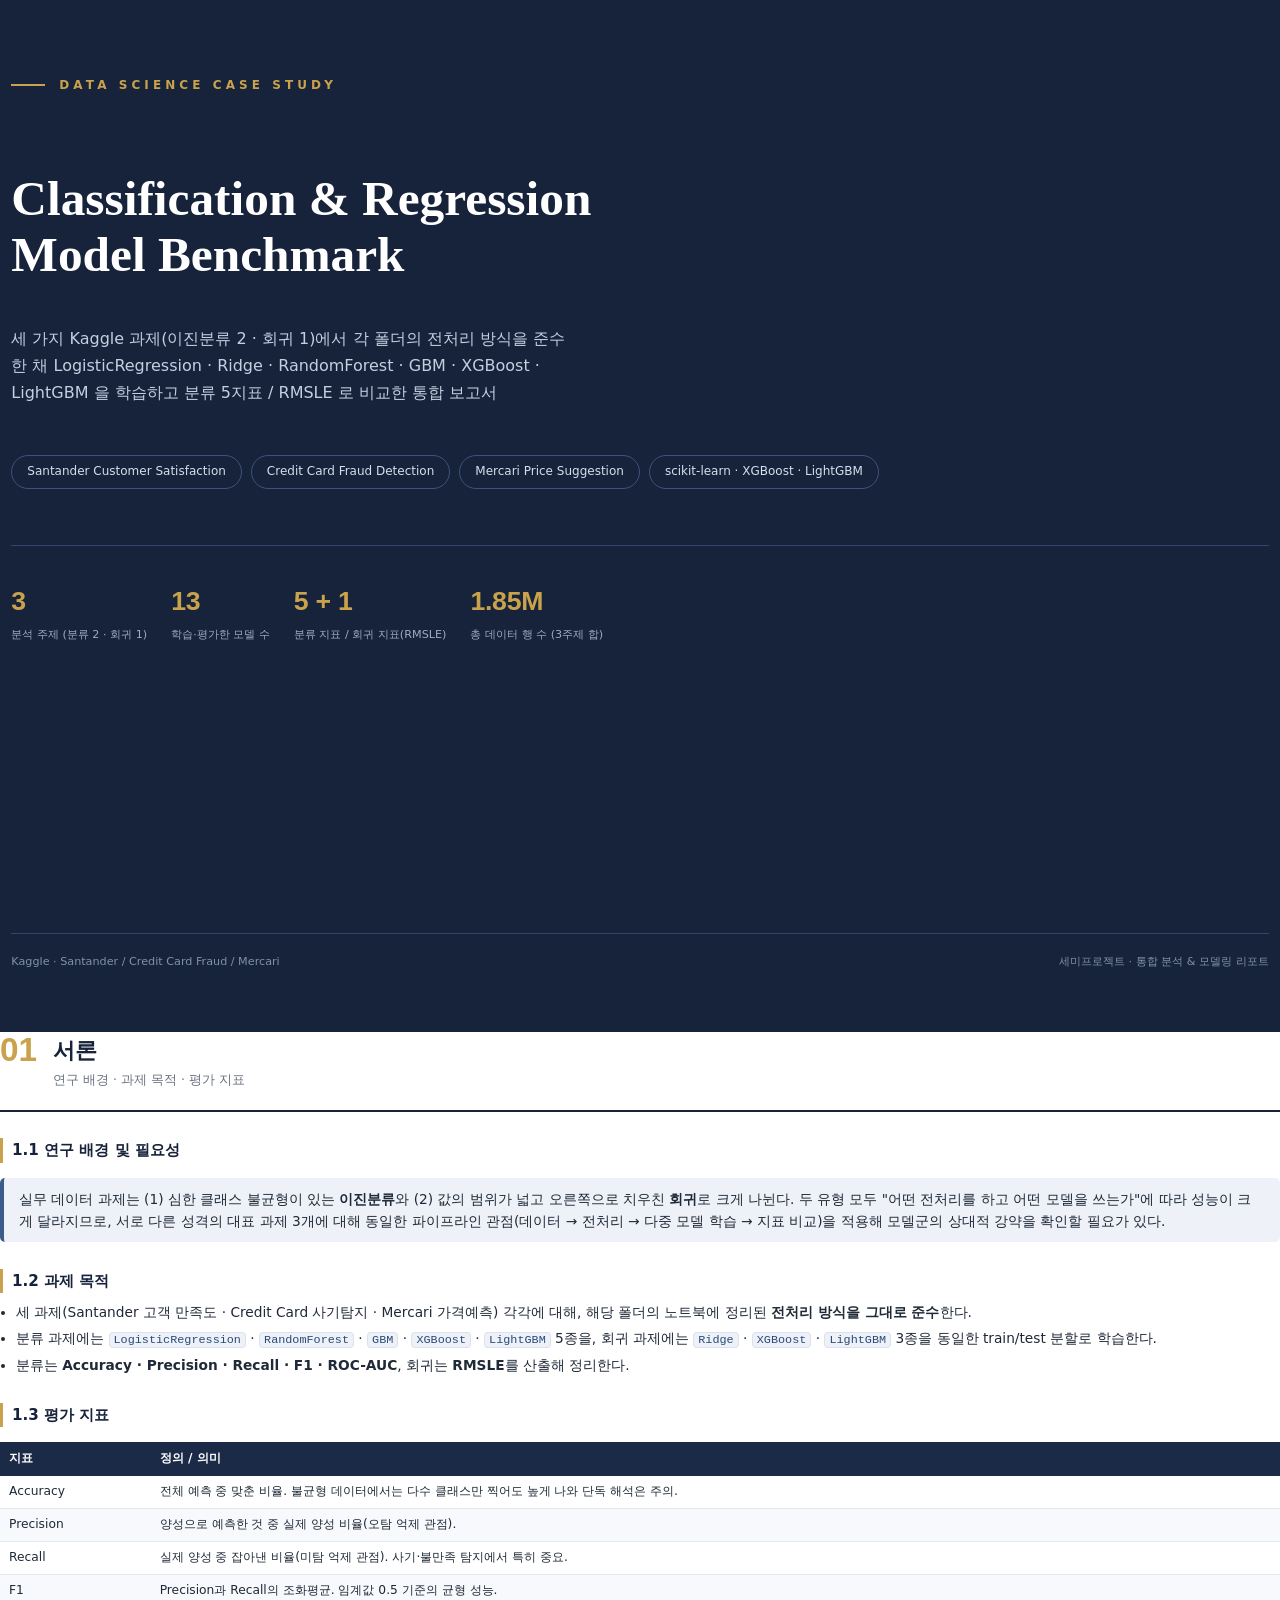
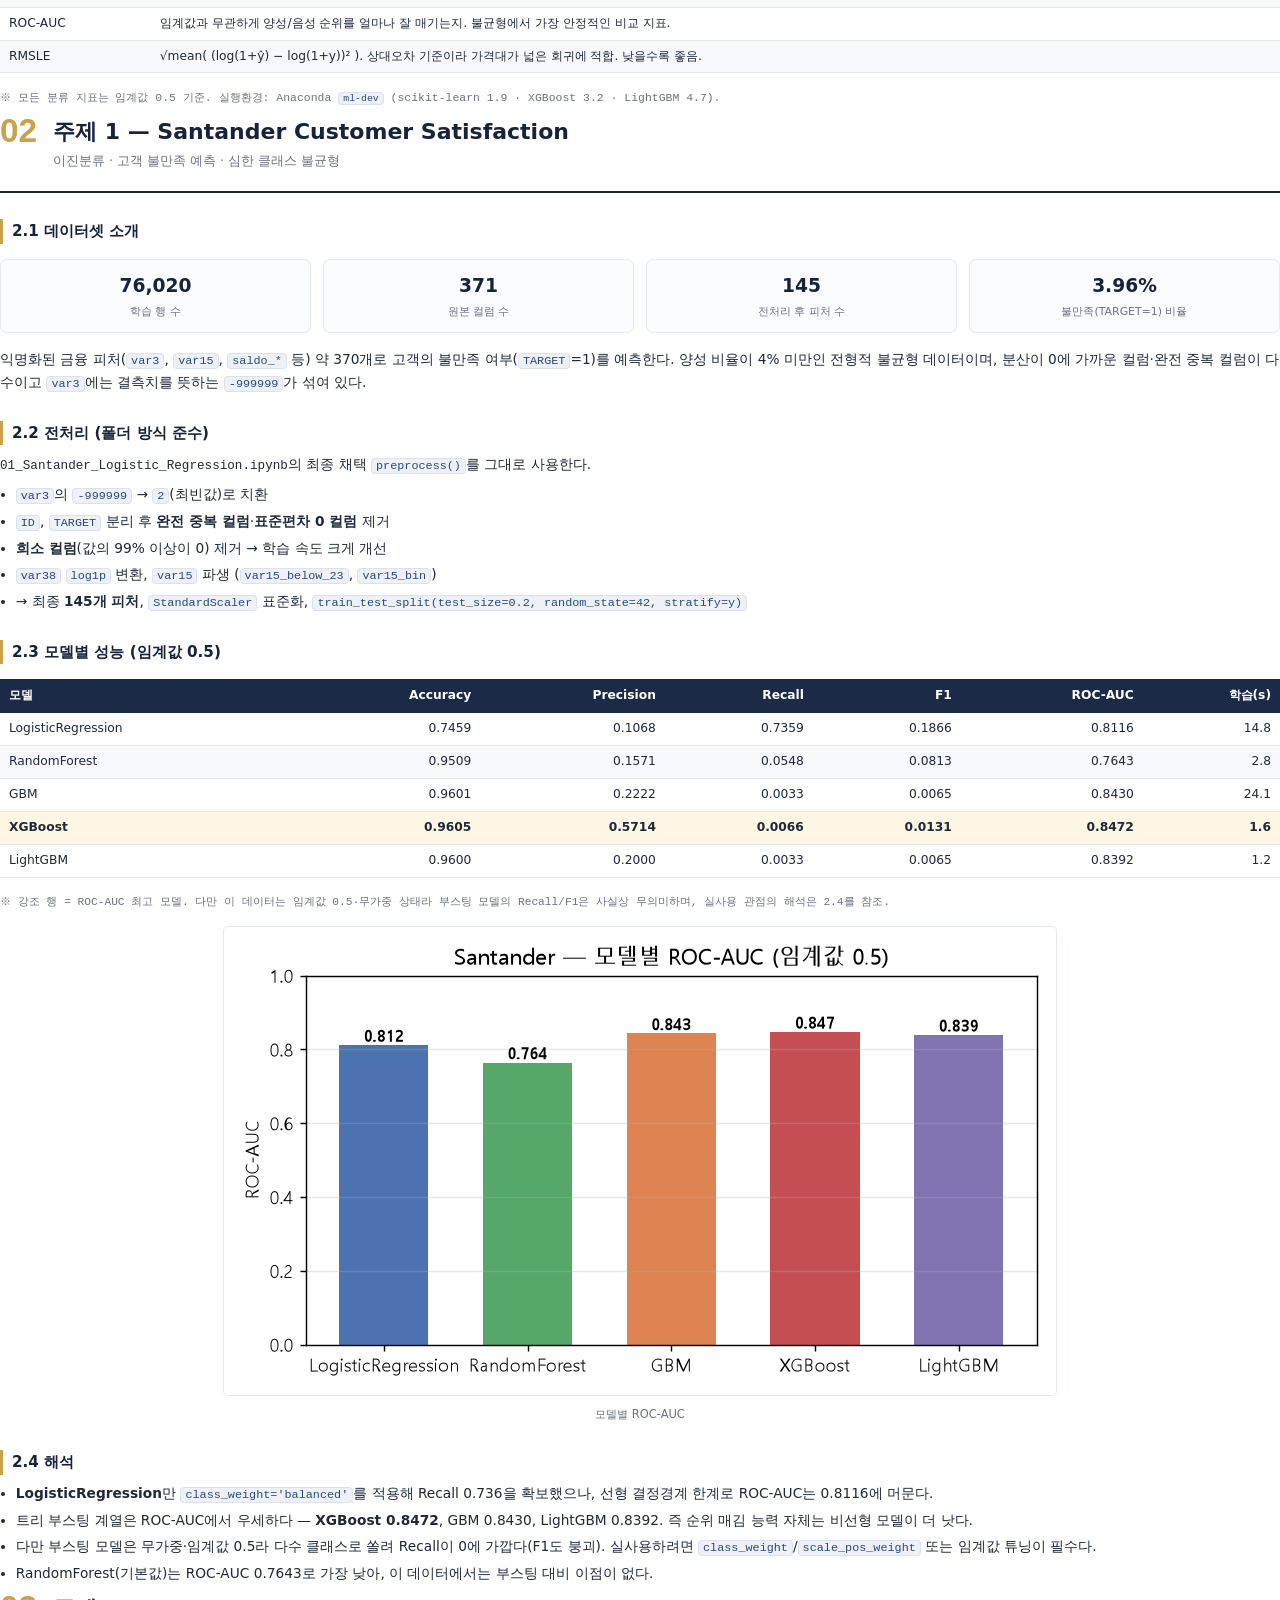
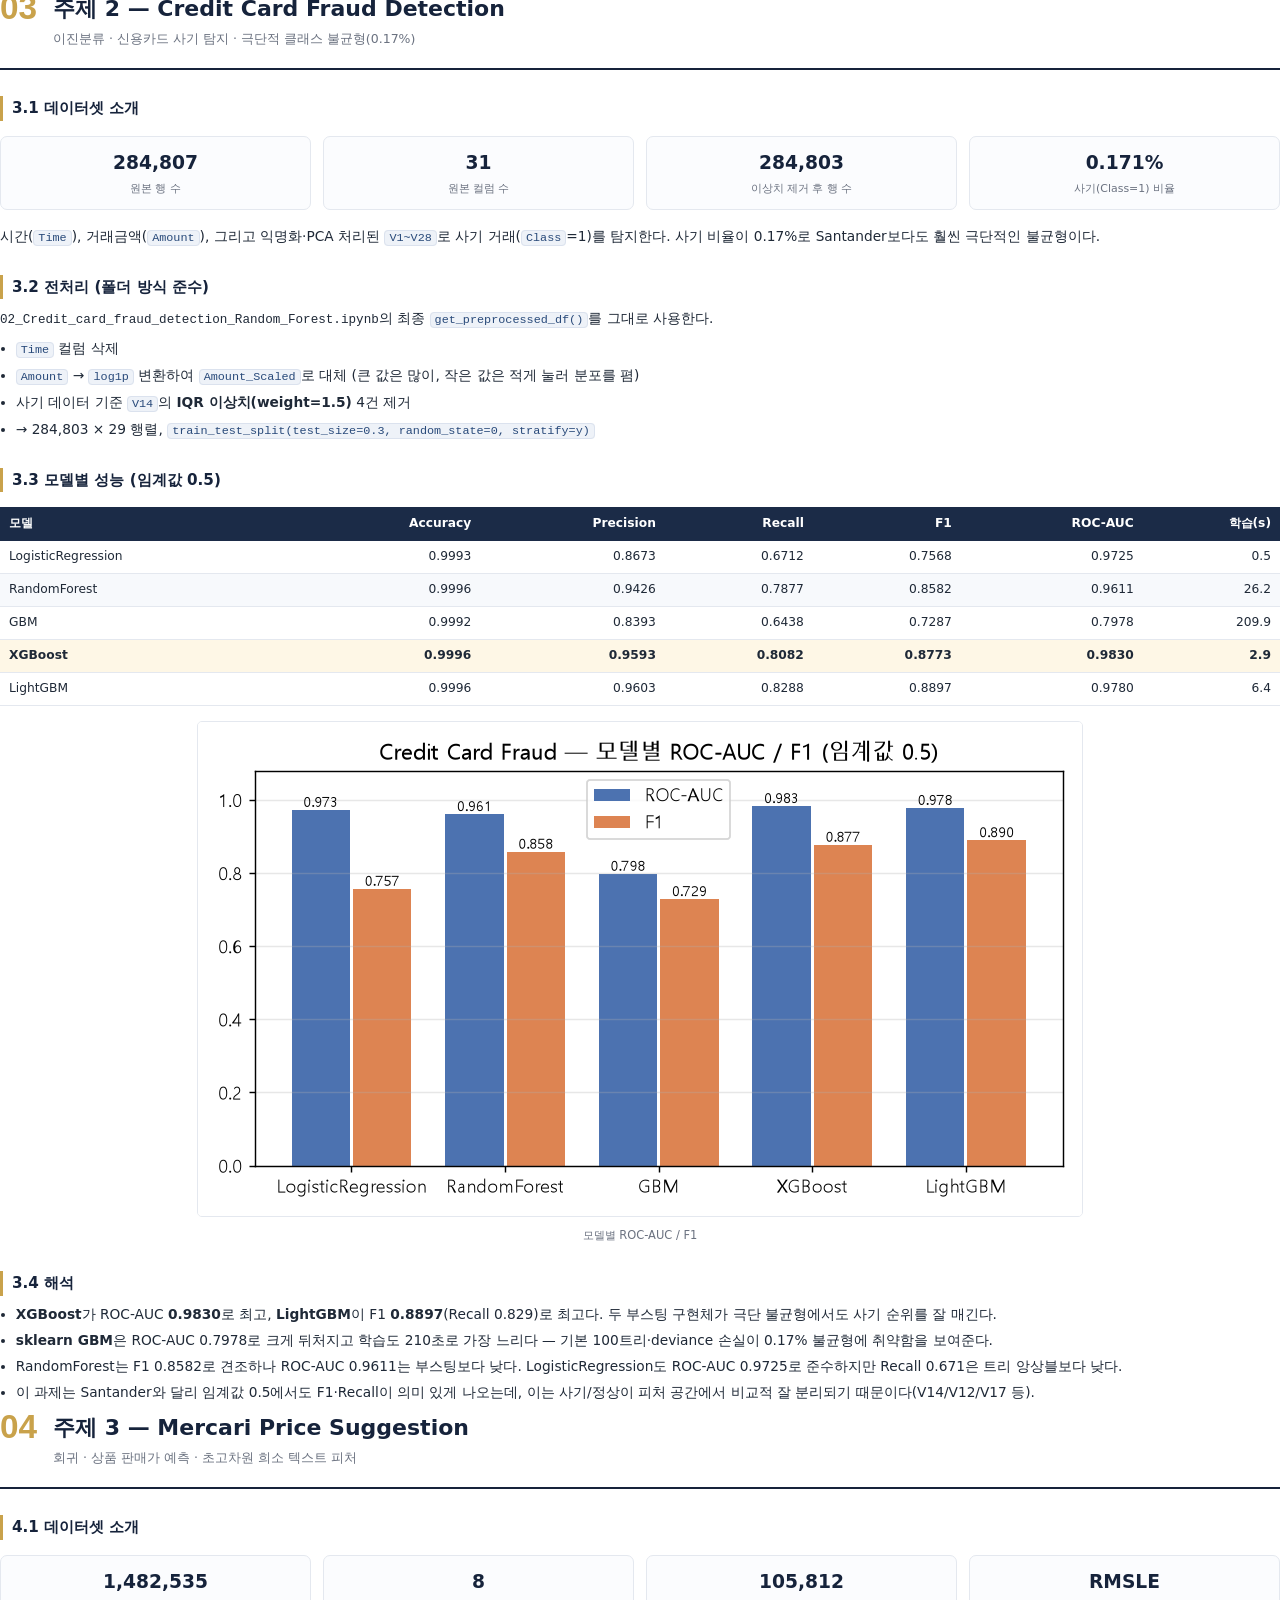
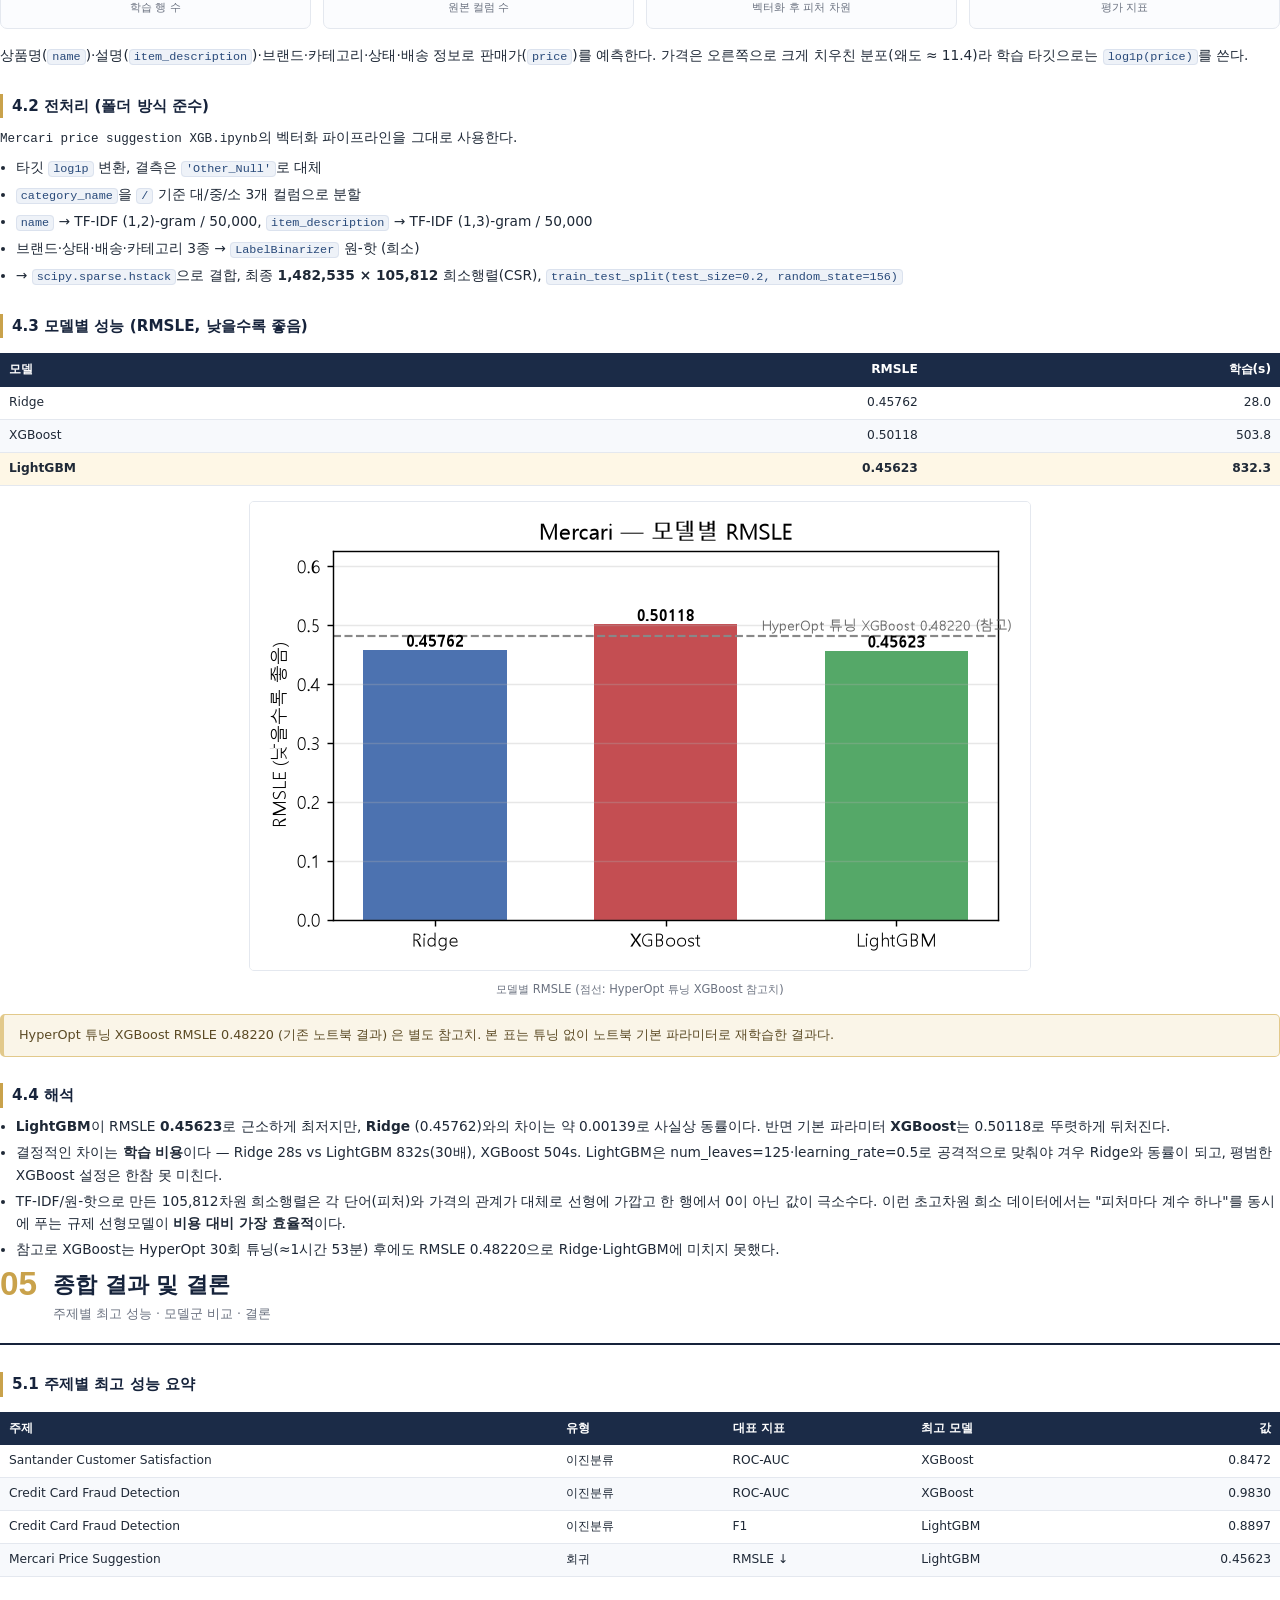
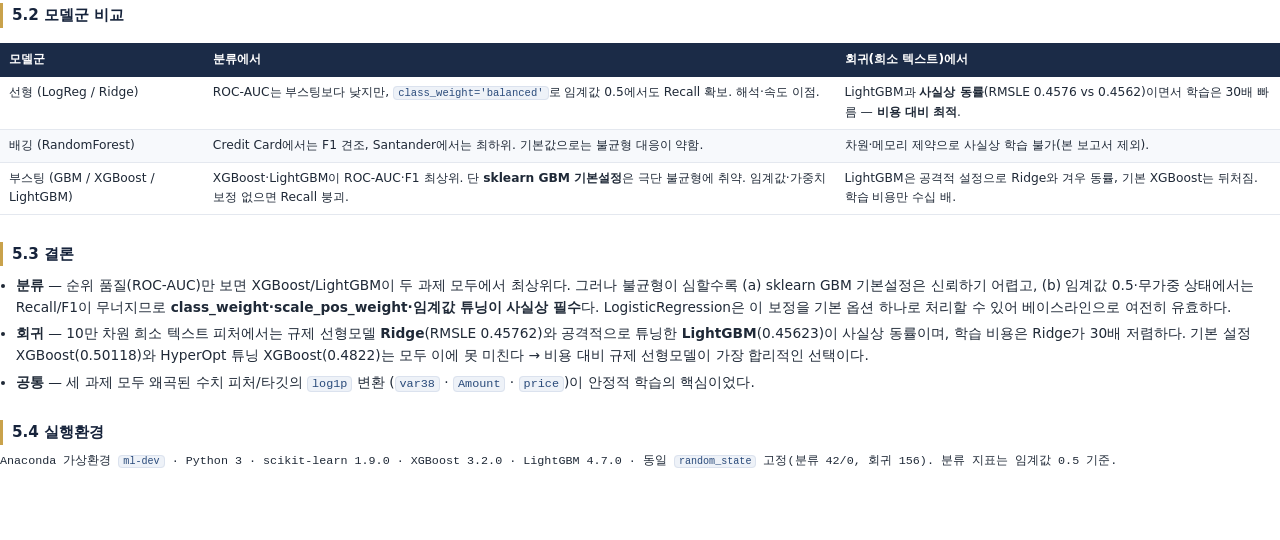
<file: 안성준/new/report/Semi_Project_통합분석보고서.html>
<!DOCTYPE html><html lang="ko"><head><meta charset="utf-8">
<title>세미프로젝트 통합 분석 보고서 — 분류·회귀 모델 비교</title>
<style>
:root{
  --navy:#16233b; --navy2:#1b2b47; --ink:#1f2937; --muted:#6b7280;
  --faint:#8a94a3; --gold:#c9a24b; --line:#e4e8ef;
  --callout-bg:#eef2f8; --callout-br:#3b5b8c;
  --note-bg:#faf5e8; --note-br:#e2c98b; --code-bg:#0f1a2e;
}
*{box-sizing:border-box;}
@page{ size:A4; margin:24mm 17mm 20mm; }
html,body{margin:0;padding:0;}
body{font-family:"Malgun Gothic","맑은 고딕","Segoe UI",system-ui,sans-serif;
  color:var(--ink);font-size:10.3pt;line-height:1.62;-webkit-print-color-adjust:exact;print-color-adjust:exact;}
p{margin:.5em 0;} strong{font-weight:700;}
code,.mono{font-family:"Consolas","D2Coding",monospace;font-size:.92em;}
.kw{background:#eef2f8;border:1px solid #dbe2ee;border-radius:4px;padding:0 4px;
  font-family:"Consolas",monospace;font-size:.86em;color:#294a7a;}

.cover{position:relative;z-index:50;background:var(--navy);color:#fff;
  margin:-24mm -17mm 0 -17mm;padding:44mm 20mm 22mm 20mm;min-height:297mm;break-after:page;overflow:hidden;}
.cover .kicker{font-size:9pt;letter-spacing:.34em;color:var(--gold);font-weight:700;
  text-transform:uppercase;display:flex;align-items:center;gap:14px;}
.cover .kicker::before{content:"";width:34px;height:2px;background:var(--gold);display:inline-block;}
.cover h1{font-family:Georgia,"Times New Roman",serif;font-weight:700;font-size:37pt;line-height:1.14;margin:20mm 0 0 0;}
.cover .sub{margin-top:11mm;font-size:12pt;line-height:1.7;color:#c4cfe0;max-width:150mm;}
.cover .pills{margin-top:13mm;display:flex;flex-wrap:wrap;gap:9px;}
.cover .pill{border:1px solid #40527a;border-radius:999px;padding:6px 15px;font-size:9pt;color:#d6deec;}
.cover hr{border:0;border-top:1px solid #33456b;margin:15mm 0 9mm 0;}
.cover .kpis{display:flex;gap:24px;flex-wrap:wrap;}
.cover .kpi .v{font-family:"Segoe UI",Arial,sans-serif;font-size:20pt;font-weight:800;color:var(--gold);
  letter-spacing:-.01em;font-feature-settings:"lnum" 1;}
.cover .kpi .l{font-size:8.4pt;color:#9fabc2;margin-top:2px;}
.cover .foot{position:absolute;left:20mm;right:20mm;bottom:16mm;display:flex;justify-content:space-between;
  font-size:8.4pt;color:#8091ac;border-top:1px solid #33456b;padding-top:5mm;}

.sec{break-before:page;}
.sec:first-of-type{break-before:auto;}
.sechead{display:flex;gap:16px;align-items:flex-start;margin:0 0 7mm 0;padding-bottom:5mm;
  border-bottom:2px solid var(--navy);break-after:avoid;}
.sechead .num{font-family:"Segoe UI",Arial,sans-serif;font-size:25pt;font-weight:800;color:var(--gold);
  line-height:1.05;font-feature-settings:"lnum" 1;}
.sechead h2{font-size:16.5pt;font-weight:800;margin:1px 0 2px 0;color:var(--navy);}
.sechead .cap{font-size:9.4pt;color:var(--muted);margin:0;}

h3{font-size:11.4pt;font-weight:800;color:var(--navy);margin:7mm 0 2mm 0;
  padding-left:9px;border-left:3px solid var(--gold);break-after:avoid;}
h4{font-size:10.4pt;font-weight:700;color:#33456b;margin:5mm 0 1mm 0;break-after:avoid;}
figure,.cards,.note,.callout{break-inside:avoid;} tr{break-inside:avoid;}
thead{display:table-header-group;}

.callout{background:var(--callout-bg);border-left:4px solid var(--callout-br);border-radius:5px;padding:10px 15px;margin:4mm 0;}
.note{background:var(--note-bg);border:1px solid var(--note-br);border-left:4px solid var(--note-br);
  border-radius:5px;padding:10px 15px;margin:4mm 0;font-size:9.6pt;color:#5b4a24;}

table{width:100%;border-collapse:collapse;margin:4mm 0;font-size:9.2pt;}
thead th{background:var(--navy2);color:#fff;text-align:left;padding:7px 9px;font-weight:700;}
tbody td{padding:6px 9px;border-bottom:1px solid var(--line);vertical-align:top;}
tbody tr:nth-child(even){background:#f7f9fc;}
td.num,th.num{text-align:right;font-variant-numeric:tabular-nums;}
tr.best td{background:#fef7e6 !important;font-weight:700;}

figure{margin:4mm 0;text-align:center;}
figure img{max-width:100%;border:1px solid var(--line);border-radius:5px;}
figcaption{font-size:8.6pt;color:var(--muted);margin-top:3px;}

.cards{display:flex;gap:12px;margin:4mm 0;}
.card{flex:1;border:1px solid var(--line);border-radius:7px;padding:11px 12px;text-align:center;background:#fbfcfe;}
.card .v{font-size:14pt;font-weight:800;color:var(--navy);}
.card .l{font-size:8.2pt;color:var(--muted);margin-top:2px;}

ul{margin:.4em 0;padding-left:1.15em;} li{margin:.28em 0;}
</style></head><body>

<div class="cover">
  <div class="kicker">DATA SCIENCE CASE STUDY</div>
  <h1>Classification &amp; Regression<br>Model Benchmark</h1>
  <div class="sub">세 가지 Kaggle 과제(이진분류 2 · 회귀 1)에서 각 폴더의 전처리 방식을 준수한 채
     LogisticRegression · Ridge · RandomForest · GBM · XGBoost · LightGBM 을 학습하고
     분류 5지표 / RMSLE 로 비교한 통합 보고서</div>
  <div class="pills">
    <span class="pill">Santander Customer Satisfaction</span>
    <span class="pill">Credit Card Fraud Detection</span>
    <span class="pill">Mercari Price Suggestion</span>
    <span class="pill">scikit-learn · XGBoost · LightGBM</span>
  </div>
  <hr>
  <div class="kpis">
    <div class="kpi"><div class="v">3</div><div class="l">분석 주제 (분류 2 · 회귀 1)</div></div>
    <div class="kpi"><div class="v">13</div><div class="l">학습·평가한 모델 수</div></div>
    <div class="kpi"><div class="v">5 + 1</div><div class="l">분류 지표 / 회귀 지표(RMSLE)</div></div>
    <div class="kpi"><div class="v">1.85M</div><div class="l">총 데이터 행 수 (3주제 합)</div></div>
  </div>
  <div class="foot"><span>Kaggle · Santander / Credit Card Fraud / Mercari</span>
    <span>세미프로젝트 · 통합 분석 &amp; 모델링 리포트</span></div>
</div>

<section class="sec"><div class="sechead"><div class="num">01</div>
<div><h2>서론</h2><p class="cap">연구 배경 · 과제 목적 · 평가 지표</p></div></div>

<h3>1.1 연구 배경 및 필요성</h3>
<div class="callout">
실무 데이터 과제는 (1) 심한 클래스 불균형이 있는 <b>이진분류</b>와 (2) 값의 범위가 넓고 오른쪽으로 치우친
<b>회귀</b>로 크게 나뉜다. 두 유형 모두 "어떤 전처리를 하고 어떤 모델을 쓰는가"에 따라 성능이 크게 달라지므로,
서로 다른 성격의 대표 과제 3개에 대해 동일한 파이프라인 관점(데이터 → 전처리 → 다중 모델 학습 → 지표 비교)을
적용해 모델군의 상대적 강약을 확인할 필요가 있다.
</div>

<h3>1.2 과제 목적</h3>
<ul>
<li>세 과제(Santander 고객 만족도 · Credit Card 사기탐지 · Mercari 가격예측) 각각에 대해, 해당 폴더의
노트북에 정리된 <b>전처리 방식을 그대로 준수</b>한다.</li>
<li>분류 과제에는 <span class="kw">LogisticRegression</span> · <span class="kw">RandomForest</span> ·
<span class="kw">GBM</span> · <span class="kw">XGBoost</span> · <span class="kw">LightGBM</span> 5종을,
회귀 과제에는 <span class="kw">Ridge</span> · <span class="kw">XGBoost</span> · <span class="kw">LightGBM</span>
3종을 동일한 train/test 분할로 학습한다.</li>
<li>분류는 <b>Accuracy · Precision · Recall · F1 · ROC-AUC</b>, 회귀는 <b>RMSLE</b>를 산출해 정리한다.</li>
</ul>

<h3>1.3 평가 지표</h3>
<table>
<thead><tr><th>지표</th><th>정의 / 의미</th></tr></thead>
<tbody>
<tr><td>Accuracy</td><td>전체 예측 중 맞춘 비율. 불균형 데이터에서는 다수 클래스만 찍어도 높게 나와 단독 해석은 주의.</td></tr>
<tr><td>Precision</td><td>양성으로 예측한 것 중 실제 양성 비율(오탐 억제 관점).</td></tr>
<tr><td>Recall</td><td>실제 양성 중 잡아낸 비율(미탐 억제 관점). 사기·불만족 탐지에서 특히 중요.</td></tr>
<tr><td>F1</td><td>Precision과 Recall의 조화평균. 임계값 0.5 기준의 균형 성능.</td></tr>
<tr><td>ROC-AUC</td><td>임계값과 무관하게 양성/음성 순위를 얼마나 잘 매기는지. 불균형에서 가장 안정적인 비교 지표.</td></tr>
<tr><td>RMSLE</td><td>√mean( (log(1+ŷ) − log(1+y))² ). 상대오차 기준이라 가격대가 넓은 회귀에 적합. 낮을수록 좋음.</td></tr>
</tbody></table>
<p class="mono" style="font-size:8.6pt;color:#6b7280">
※ 모든 분류 지표는 임계값 0.5 기준. 실행환경: Anaconda <span class="kw">ml-dev</span> (scikit-learn 1.9 · XGBoost 3.2 · LightGBM 4.7).</p>
</section>

<section class="sec"><div class="sechead"><div class="num">02</div>
<div><h2>주제 1 — Santander Customer Satisfaction</h2>
<p class="cap">이진분류 · 고객 불만족 예측 · 심한 클래스 불균형</p></div></div>

<h3>2.1 데이터셋 소개</h3>
<div class="cards">
  <div class="card"><div class="v">76,020</div><div class="l">학습 행 수</div></div>
  <div class="card"><div class="v">371</div><div class="l">원본 컬럼 수</div></div>
  <div class="card"><div class="v">145</div><div class="l">전처리 후 피처 수</div></div>
  <div class="card"><div class="v">3.96%</div><div class="l">불만족(TARGET=1) 비율</div></div>
</div>
<p>익명화된 금융 피처(<span class="kw">var3</span>, <span class="kw">var15</span>, <span class="kw">saldo_*</span> 등)
약 370개로 고객의 불만족 여부(<span class="kw">TARGET</span>=1)를 예측한다. 양성 비율이 4% 미만인 전형적
불균형 데이터이며, 분산이 0에 가까운 컬럼·완전 중복 컬럼이 다수이고 <span class="kw">var3</span>에는
결측치를 뜻하는 <span class="kw">-999999</span>가 섞여 있다.</p>

<h3>2.2 전처리 (폴더 방식 준수)</h3>
<p><span class="mono">01_Santander_Logistic_Regression.ipynb</span>의 최종 채택 <span class="kw">preprocess()</span>를 그대로 사용한다.</p>
<ul>
<li><span class="kw">var3</span>의 <span class="kw">-999999</span> → <span class="kw">2</span>(최빈값)로 치환</li>
<li><span class="kw">ID</span>, <span class="kw">TARGET</span> 분리 후 <b>완전 중복 컬럼</b>·<b>표준편차 0 컬럼</b> 제거</li>
<li><b>희소 컬럼</b>(값의 99% 이상이 0) 제거 → 학습 속도 크게 개선</li>
<li><span class="kw">var38</span> <span class="kw">log1p</span> 변환, <span class="kw">var15</span> 파생
(<span class="kw">var15_below_23</span>, <span class="kw">var15_bin</span>)</li>
<li>→ 최종 <b>145개 피처</b>, <span class="kw">StandardScaler</span> 표준화,
<span class="kw">train_test_split(test_size=0.2, random_state=42, stratify=y)</span></li>
</ul>

<h3>2.3 모델별 성능 (임계값 0.5)</h3>
<table><thead><tr><th>모델</th><th class='num'>Accuracy</th><th class='num'>Precision</th><th class='num'>Recall</th><th class='num'>F1</th><th class='num'>ROC-AUC</th><th class='num'>학습(s)</th></tr></thead><tbody><tr><td>LogisticRegression</td><td class='num'>0.7459</td><td class='num'>0.1068</td><td class='num'>0.7359</td><td class='num'>0.1866</td><td class='num'>0.8116</td><td class='num'>14.8</td></tr><tr><td>RandomForest</td><td class='num'>0.9509</td><td class='num'>0.1571</td><td class='num'>0.0548</td><td class='num'>0.0813</td><td class='num'>0.7643</td><td class='num'>2.8</td></tr><tr><td>GBM</td><td class='num'>0.9601</td><td class='num'>0.2222</td><td class='num'>0.0033</td><td class='num'>0.0065</td><td class='num'>0.8430</td><td class='num'>24.1</td></tr><tr class="best"><td>XGBoost</td><td class='num'>0.9605</td><td class='num'>0.5714</td><td class='num'>0.0066</td><td class='num'>0.0131</td><td class='num'>0.8472</td><td class='num'>1.6</td></tr><tr><td>LightGBM</td><td class='num'>0.9600</td><td class='num'>0.2000</td><td class='num'>0.0033</td><td class='num'>0.0065</td><td class='num'>0.8392</td><td class='num'>1.2</td></tr></tbody></table>
<p class="mono" style="font-size:8.4pt;color:#6b7280">※ 강조 행 = ROC-AUC 최고 모델. 다만 이 데이터는
임계값 0.5·무가중 상태라 부스팅 모델의 Recall/F1은 사실상 무의미하며, 실사용 관점의 해석은 2.4를 참조.</p>
<figure><img src="[data-uri]" alt="Santander ROC-AUC"><figcaption>모델별 ROC-AUC</figcaption></figure>

<h3>2.4 해석</h3>
<ul>
<li><b>LogisticRegression</b>만 <span class="kw">class_weight='balanced'</span>를 적용해 Recall
0.736을 확보했으나, 선형 결정경계 한계로 ROC-AUC는
0.8116에 머문다.</li>
<li>트리 부스팅 계열은 ROC-AUC에서 우세하다 — <b>XGBoost 0.8472</b>,
GBM 0.8430, LightGBM 0.8392. 즉 순위 매김 능력 자체는
비선형 모델이 더 낫다.</li>
<li>다만 부스팅 모델은 무가중·임계값 0.5라 다수 클래스로 쏠려 Recall이 0에 가깝다(F1도 붕괴). 실사용하려면
<span class="kw">class_weight</span>/<span class="kw">scale_pos_weight</span> 또는 임계값 튜닝이 필수다.</li>
<li>RandomForest(기본값)는 ROC-AUC 0.7643로 가장 낮아, 이 데이터에서는
부스팅 대비 이점이 없다.</li>
</ul>
</section>

<section class="sec"><div class="sechead"><div class="num">03</div>
<div><h2>주제 2 — Credit Card Fraud Detection</h2>
<p class="cap">이진분류 · 신용카드 사기 탐지 · 극단적 클래스 불균형(0.17%)</p></div></div>

<h3>3.1 데이터셋 소개</h3>
<div class="cards">
  <div class="card"><div class="v">284,807</div><div class="l">원본 행 수</div></div>
  <div class="card"><div class="v">31</div><div class="l">원본 컬럼 수</div></div>
  <div class="card"><div class="v">284,803</div><div class="l">이상치 제거 후 행 수</div></div>
  <div class="card"><div class="v">0.171%</div><div class="l">사기(Class=1) 비율</div></div>
</div>
<p>시간(<span class="kw">Time</span>), 거래금액(<span class="kw">Amount</span>), 그리고 익명화·PCA 처리된
<span class="kw">V1~V28</span>로 사기 거래(<span class="kw">Class</span>=1)를 탐지한다. 사기 비율이 0.17%로
Santander보다도 훨씬 극단적인 불균형이다.</p>

<h3>3.2 전처리 (폴더 방식 준수)</h3>
<p><span class="mono">02_Credit_card_fraud_detection_Random_Forest.ipynb</span>의 최종
<span class="kw">get_preprocessed_df()</span>를 그대로 사용한다.</p>
<ul>
<li><span class="kw">Time</span> 컬럼 삭제</li>
<li><span class="kw">Amount</span> → <span class="kw">log1p</span> 변환하여 <span class="kw">Amount_Scaled</span>로 대체
(큰 값은 많이, 작은 값은 적게 눌러 분포를 폄)</li>
<li>사기 데이터 기준 <span class="kw">V14</span>의 <b>IQR 이상치(weight=1.5)</b> 4건 제거</li>
<li>→ 284,803 × 29 행렬,
<span class="kw">train_test_split(test_size=0.3, random_state=0, stratify=y)</span></li>
</ul>

<h3>3.3 모델별 성능 (임계값 0.5)</h3>
<table><thead><tr><th>모델</th><th class='num'>Accuracy</th><th class='num'>Precision</th><th class='num'>Recall</th><th class='num'>F1</th><th class='num'>ROC-AUC</th><th class='num'>학습(s)</th></tr></thead><tbody><tr><td>LogisticRegression</td><td class='num'>0.9993</td><td class='num'>0.8673</td><td class='num'>0.6712</td><td class='num'>0.7568</td><td class='num'>0.9725</td><td class='num'>0.5</td></tr><tr><td>RandomForest</td><td class='num'>0.9996</td><td class='num'>0.9426</td><td class='num'>0.7877</td><td class='num'>0.8582</td><td class='num'>0.9611</td><td class='num'>26.2</td></tr><tr><td>GBM</td><td class='num'>0.9992</td><td class='num'>0.8393</td><td class='num'>0.6438</td><td class='num'>0.7287</td><td class='num'>0.7978</td><td class='num'>209.9</td></tr><tr class="best"><td>XGBoost</td><td class='num'>0.9996</td><td class='num'>0.9593</td><td class='num'>0.8082</td><td class='num'>0.8773</td><td class='num'>0.9830</td><td class='num'>2.9</td></tr><tr><td>LightGBM</td><td class='num'>0.9996</td><td class='num'>0.9603</td><td class='num'>0.8288</td><td class='num'>0.8897</td><td class='num'>0.9780</td><td class='num'>6.4</td></tr></tbody></table>
<figure><img src="[data-uri]" alt="Credit Card ROC-AUC / F1"><figcaption>모델별 ROC-AUC / F1</figcaption></figure>

<h3>3.4 해석</h3>
<ul>
<li><b>XGBoost</b>가 ROC-AUC <b>0.9830</b>로 최고, <b>LightGBM</b>이 F1
<b>0.8897</b>(Recall 0.829)로 최고다. 두 부스팅 구현체가
극단 불균형에서도 사기 순위를 잘 매긴다.</li>
<li><b>sklearn GBM</b>은 ROC-AUC 0.7978로 크게 뒤처지고 학습도 210초로
가장 느리다 — 기본 100트리·deviance 손실이 0.17% 불균형에 취약함을 보여준다.</li>
<li>RandomForest는 F1 0.8582로 견조하나 ROC-AUC 0.9611는
부스팅보다 낮다. LogisticRegression도 ROC-AUC 0.9725로 준수하지만
Recall 0.671은 트리 앙상블보다 낮다.</li>
<li>이 과제는 Santander와 달리 임계값 0.5에서도 F1·Recall이 의미 있게 나오는데, 이는 사기/정상이 피처
공간에서 비교적 잘 분리되기 때문이다(V14/V12/V17 등).</li>
</ul>
</section>

<section class="sec"><div class="sechead"><div class="num">04</div>
<div><h2>주제 3 — Mercari Price Suggestion</h2>
<p class="cap">회귀 · 상품 판매가 예측 · 초고차원 희소 텍스트 피처</p></div></div>

<h3>4.1 데이터셋 소개</h3>
<div class="cards">
  <div class="card"><div class="v">1,482,535</div><div class="l">학습 행 수</div></div>
  <div class="card"><div class="v">8</div><div class="l">원본 컬럼 수</div></div>
  <div class="card"><div class="v">105,812</div><div class="l">벡터화 후 피처 차원</div></div>
  <div class="card"><div class="v">RMSLE</div><div class="l">평가 지표</div></div>
</div>
<p>상품명(<span class="kw">name</span>)·설명(<span class="kw">item_description</span>)·브랜드·카테고리·상태·배송
정보로 판매가(<span class="kw">price</span>)를 예측한다. 가격은 오른쪽으로 크게 치우친 분포(왜도 ≈ 11.4)라
학습 타깃으로는 <span class="kw">log1p(price)</span>를 쓴다.</p>

<h3>4.2 전처리 (폴더 방식 준수)</h3>
<p><span class="mono">Mercari price suggestion XGB.ipynb</span>의 벡터화 파이프라인을 그대로 사용한다.</p>
<ul>
<li>타깃 <span class="kw">log1p</span> 변환, 결측은 <span class="kw">'Other_Null'</span>로 대체</li>
<li><span class="kw">category_name</span>을 <span class="kw">/</span> 기준 대/중/소 3개 컬럼으로 분할</li>
<li><span class="kw">name</span> → TF-IDF (1,2)-gram / 50,000, <span class="kw">item_description</span> → TF-IDF (1,3)-gram / 50,000</li>
<li>브랜드·상태·배송·카테고리 3종 → <span class="kw">LabelBinarizer</span> 원-핫 (희소)</li>
<li>→ <span class="kw">scipy.sparse.hstack</span>으로 결합, 최종 <b>1,482,535 × 105,812</b>
희소행렬(CSR), <span class="kw">train_test_split(test_size=0.2, random_state=156)</span></li>
</ul>

<h3>4.3 모델별 성능 (RMSLE, 낮을수록 좋음)</h3>
<table><thead><tr><th>모델</th><th class='num'>RMSLE</th><th class='num'>학습(s)</th></tr></thead><tbody><tr><td>Ridge</td><td class='num'>0.45762</td><td class='num'>28.0</td></tr><tr><td>XGBoost</td><td class='num'>0.50118</td><td class='num'>503.8</td></tr><tr class="best"><td>LightGBM</td><td class='num'>0.45623</td><td class='num'>832.3</td></tr></tbody></table>
<figure><img src="[data-uri]" alt="Mercari RMSLE"><figcaption>모델별 RMSLE (점선: HyperOpt 튜닝 XGBoost 참고치)</figcaption></figure>
<div class="note">HyperOpt 튜닝 XGBoost RMSLE 0.48220 (기존 노트북 결과) 은 별도 참고치. 본 표는 튜닝 없이 노트북 기본 파라미터로 재학습한 결과다.</div>

<h3>4.4 해석</h3>
<ul>
<li><b>LightGBM</b>이 RMSLE <b>0.45623</b>로 근소하게 최저지만, <b>Ridge</b>
(0.45762)와의 차이는 약 0.00139로 사실상 동률이다.
반면 기본 파라미터 <b>XGBoost</b>는 0.50118로 뚜렷하게 뒤처진다.</li>
<li>결정적인 차이는 <b>학습 비용</b>이다 — Ridge 28s vs
LightGBM 832s(30배),
XGBoost 504s. LightGBM은 num_leaves=125·learning_rate=0.5로 공격적으로
맞춰야 겨우 Ridge와 동률이 되고, 평범한 XGBoost 설정은 한참 못 미친다.</li>
<li>TF-IDF/원-핫으로 만든 105,812차원 희소행렬은 각 단어(피처)와 가격의 관계가
대체로 선형에 가깝고 한 행에서 0이 아닌 값이 극소수다. 이런 초고차원 희소 데이터에서는 "피처마다 계수
하나"를 동시에 푸는 규제 선형모델이 <b>비용 대비 가장 효율적</b>이다.</li>
<li>참고로 XGBoost는 HyperOpt 30회 튜닝(≈1시간 53분) 후에도 RMSLE 0.48220으로 Ridge·LightGBM에 미치지 못했다.</li>
</ul>
</section>

<section class="sec"><div class="sechead"><div class="num">05</div>
<div><h2>종합 결과 및 결론</h2><p class="cap">주제별 최고 성능 · 모델군 비교 · 결론</p></div></div>

<h3>5.1 주제별 최고 성능 요약</h3>
<table>
<thead><tr><th>주제</th><th>유형</th><th>대표 지표</th><th>최고 모델</th><th class='num'>값</th></tr></thead>
<tbody>
<tr><td>Santander Customer Satisfaction</td><td>이진분류</td><td>ROC-AUC</td><td>XGBoost</td><td class='num'>0.8472</td></tr>
<tr><td>Credit Card Fraud Detection</td><td>이진분류</td><td>ROC-AUC</td><td>XGBoost</td><td class='num'>0.9830</td></tr>
<tr><td>Credit Card Fraud Detection</td><td>이진분류</td><td>F1</td><td>LightGBM</td><td class='num'>0.8897</td></tr>
<tr><td>Mercari Price Suggestion</td><td>회귀</td><td>RMSLE ↓</td><td>LightGBM</td><td class='num'>0.45623</td></tr>
</tbody></table>

<h3>5.2 모델군 비교</h3>
<table>
<thead><tr><th>모델군</th><th>분류에서</th><th>회귀(희소 텍스트)에서</th></tr></thead>
<tbody>
<tr><td>선형 (LogReg / Ridge)</td>
<td>ROC-AUC는 부스팅보다 낮지만, <span class="kw">class_weight='balanced'</span>로 임계값 0.5에서도
Recall 확보. 해석·속도 이점.</td>
<td>LightGBM과 <b>사실상 동률</b>(RMSLE 0.4576 vs 0.4562)이면서 학습은 30배 빠름 — <b>비용 대비 최적</b>.</td></tr>
<tr><td>배깅 (RandomForest)</td>
<td>Credit Card에서는 F1 견조, Santander에서는 최하위. 기본값으로는 불균형 대응이 약함.</td>
<td>차원·메모리 제약으로 사실상 학습 불가(본 보고서 제외).</td></tr>
<tr><td>부스팅 (GBM / XGBoost / LightGBM)</td>
<td>XGBoost·LightGBM이 ROC-AUC·F1 최상위. 단 <b>sklearn GBM 기본설정</b>은 극단 불균형에 취약.
임계값·가중치 보정 없으면 Recall 붕괴.</td>
<td>LightGBM은 공격적 설정으로 Ridge와 겨우 동률, 기본 XGBoost는 뒤처짐. 학습 비용만 수십 배.</td></tr>
</tbody></table>

<h3>5.3 결론</h3>
<ul>
<li><b>분류</b> — 순위 품질(ROC-AUC)만 보면 XGBoost/LightGBM이 두 과제 모두에서 최상위다. 그러나 불균형이
심할수록 (a) sklearn GBM 기본설정은 신뢰하기 어렵고, (b) 임계값 0.5·무가중 상태에서는 Recall/F1이
무너지므로 <b>class_weight·scale_pos_weight·임계값 튜닝이 사실상 필수</b>다. LogisticRegression은 이
보정을 기본 옵션 하나로 처리할 수 있어 베이스라인으로 여전히 유효하다.</li>
<li><b>회귀</b> — 10만 차원 희소 텍스트 피처에서는 규제 선형모델 <b>Ridge</b>(RMSLE 0.45762)와
공격적으로 튜닝한 <b>LightGBM</b>(0.45623)이 사실상 동률이며, 학습 비용은 Ridge가 30배 저렴하다.
기본 설정 XGBoost(0.50118)와 HyperOpt 튜닝 XGBoost(0.4822)는 모두 이에 못 미친다 →
비용 대비 규제 선형모델이 가장 합리적인 선택이다.</li>
<li><b>공통</b> — 세 과제 모두 왜곡된 수치 피처/타깃의 <span class="kw">log1p</span> 변환
(<span class="kw">var38</span> · <span class="kw">Amount</span> · <span class="kw">price</span>)이 안정적 학습의 핵심이었다.</li>
</ul>

<h3>5.4 실행환경</h3>
<p class="mono" style="font-size:8.8pt">
Anaconda 가상환경 <span class="kw">ml-dev</span> · Python 3 · scikit-learn 1.9.0 · XGBoost 3.2.0 · LightGBM 4.7.0 ·
동일 <span class="kw">random_state</span> 고정(분류 42/0, 회귀 156). 분류 지표는 임계값 0.5 기준.</p>
</section>

</body></html>
</file>
